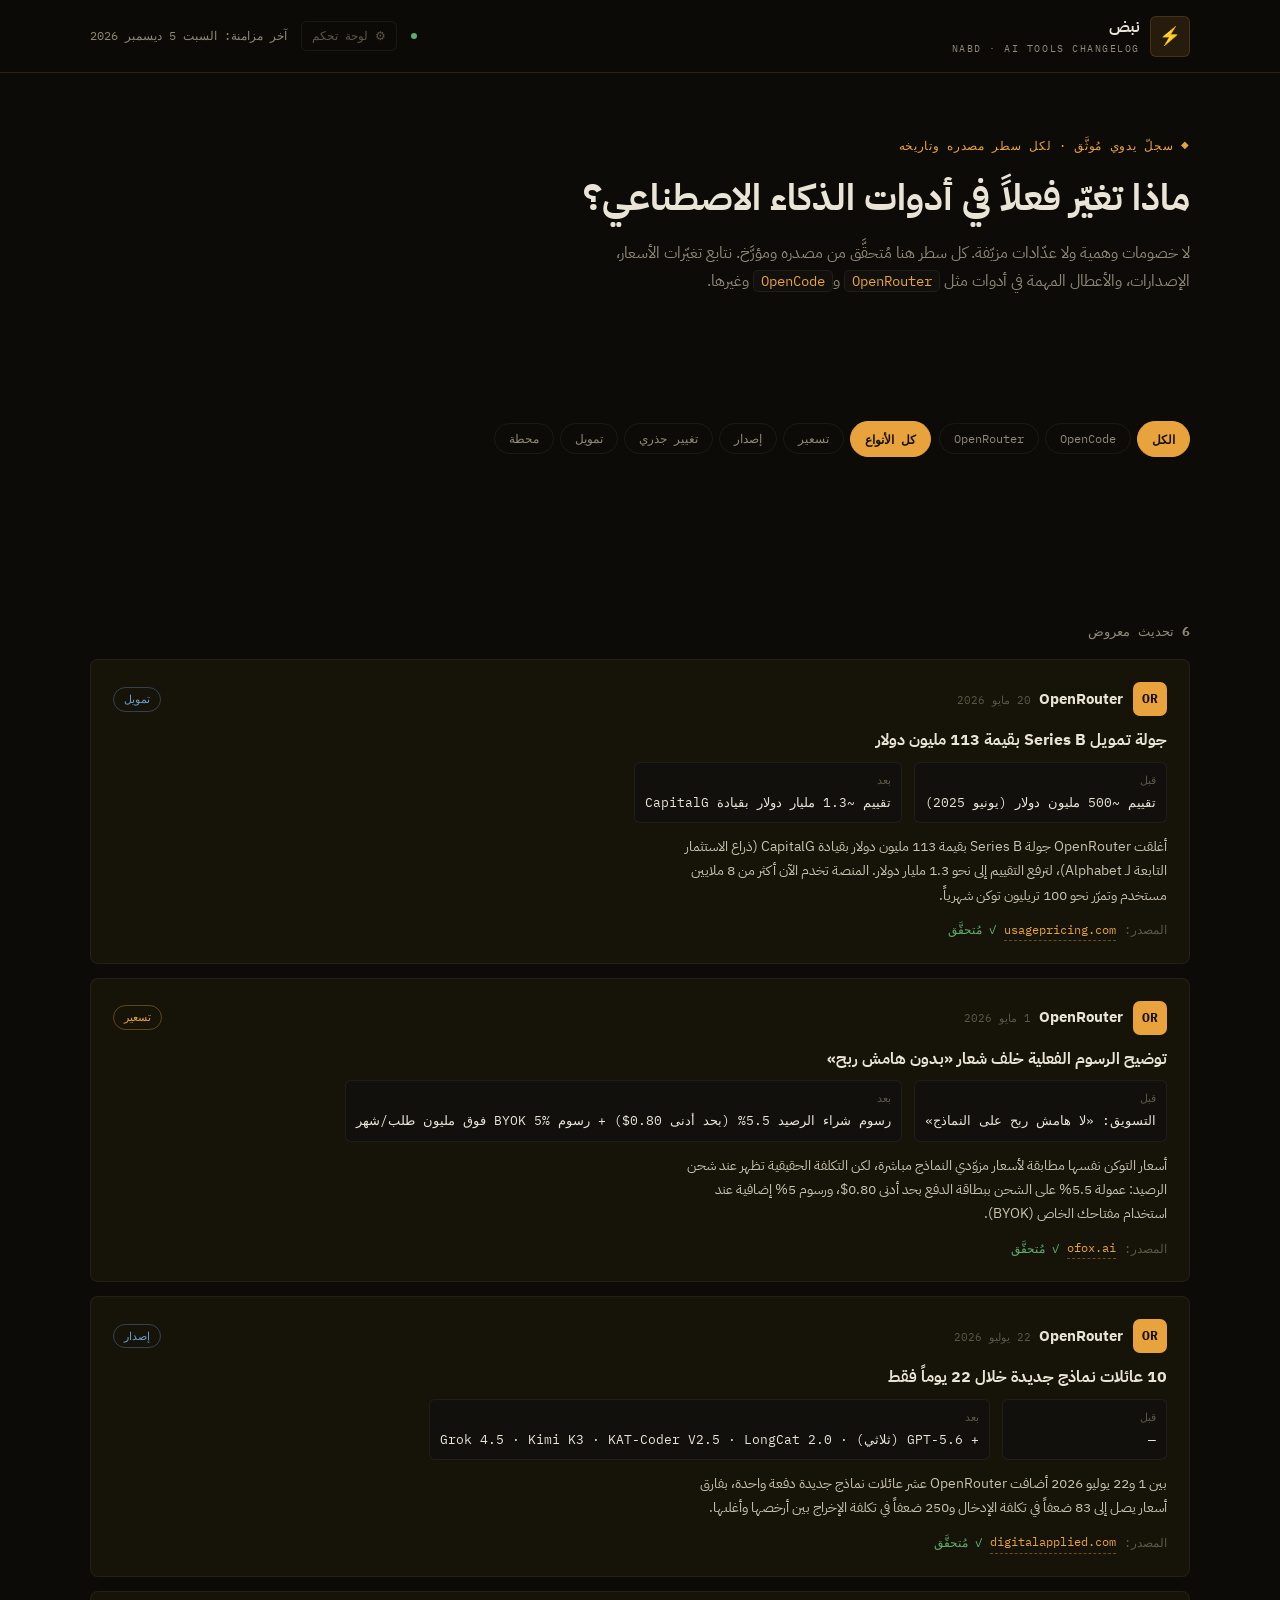
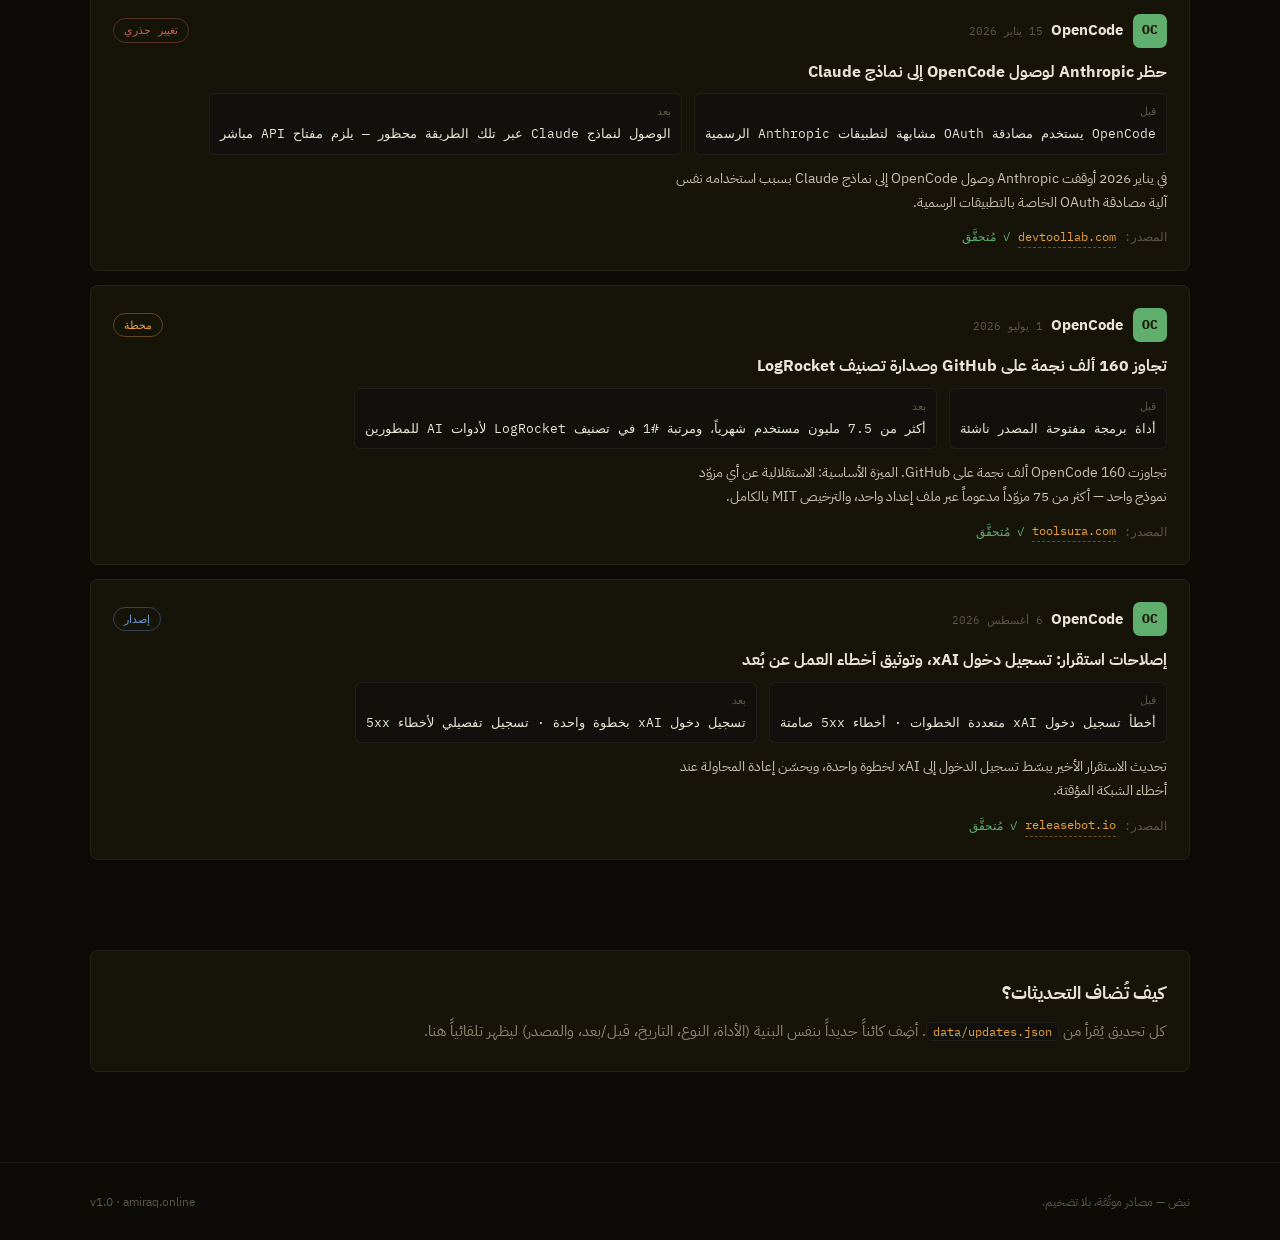
<file: index.html>
<!DOCTYPE html>
<html lang="ar" dir="rtl">
<head>
<meta charset="UTF-8">
<meta name="viewport" content="width=device-width, initial-scale=1.0">
<title>نبض — تتبّع تغيّرات أدوات الذكاء الاصطناعي</title>
<meta name="description" content="سجلّ يدوي موثّق لتغيّرات أسعار وإصدارات أدوات الذكاء الاصطناعي مثل OpenRouter و OpenCode.">
<link rel="preconnect" href="https://fonts.googleapis.com">
<link rel="preconnect" href="https://fonts.gstatic.com" crossorigin>
<link href="https://fonts.googleapis.com/css2?family=IBM+Plex+Mono:wght@400;500;600;700&family=IBM+Plex+Sans+Arabic:wght@400;500;700&display=swap" rel="stylesheet">
<link rel="stylesheet" href="style.css">
</head>
<body id="top">

<header class="topbar">
  <div class="wrap topbar-inner">
    <a class="brand" href="#top">
      <span class="brand-mark">⚡</span>
      <span class="brand-text"><b>نبض</b><small>NABD · AI TOOLS CHANGELOG</small></span>
    </a>
    <div class="topbar-meta">
      <span class="live-dot" aria-hidden="true"></span>
      <a class="admin-link" href="/admin.html" aria-label="لوحة تحكم نبض">⚙ لوحة تحكم</a>
      <span id="lastSync">آخر مزامنة: —</span>
    </div>
  </div>
</header>

<main class="wrap">

  <section class="intro">
    <p class="eyebrow">سجلّ يدوي مُوثَّق · لكل سطر مصدره وتاريخه</p>
    <h1>ماذا تغيّر فعلاً في أدوات الذكاء الاصطناعي؟</h1>
    <p class="lede">لا خصومات وهمية ولا عدّادات مزيّفة. كل سطر هنا مُتحقَّق من مصدره ومؤرَّخ. نتابع تغيّرات الأسعار، الإصدارات، والأعطال المهمة في أدوات مثل <code>OpenRouter</code> و<code>OpenCode</code> وغيرها.</p>
  </section>

  <section class="filters-bar" aria-label="فلاتر السجل">
    <div class="filter-group" id="toolFilters">
      <button class="chip active" data-filter="tool" data-value="all">الكل</button>
    </div>
    <div class="filter-group" id="typeFilters">
      <button class="chip chip-outline active" data-filter="type" data-value="all">كل الأنواع</button>
      <button class="chip chip-outline" data-filter="type" data-value="pricing">تسعير</button>
      <button class="chip chip-outline" data-filter="type" data-value="release">إصدار</button>
      <button class="chip chip-outline" data-filter="type" data-value="breaking">تغيير جذري</button>
      <button class="chip chip-outline" data-filter="type" data-value="funding">تمويل</button>
      <button class="chip chip-outline" data-filter="type" data-value="milestone">محطة</button>
    </div>
  </section>

  <section class="log-wrap">
    <p class="log-count"><b id="countShown">0</b> تحديث معروض</p>
    <div class="log" id="log" aria-live="polite"></div>
    <p class="log-empty" id="logEmpty" hidden>لا توجد تحديثات مطابقة لهذا الفلتر بعد.</p>
  </section>

  <section class="add-note">
    <div class="note-box">
      <h2>كيف تُضاف التحديثات؟</h2>
      <p>كل تحديق يُقرأ من <code>data/updates.json</code>. أضِف كائناً جديداً بنفس البنية (الأداة، النوع، التاريخ، قبل/بعد، والمصدر) ليظهر تلقائياً هنا.</p>
    </div>
  </section>

</main>

<footer class="site-footer">
  <div class="wrap footer-inner">
    <span>نبض — مصادر موثّقة، بلا تضخيم.</span>
    <span>v1.0 · amiraq.online</span>
  </div>
</footer>

<script src="app.js"></script>
</body>
</html>
</file>
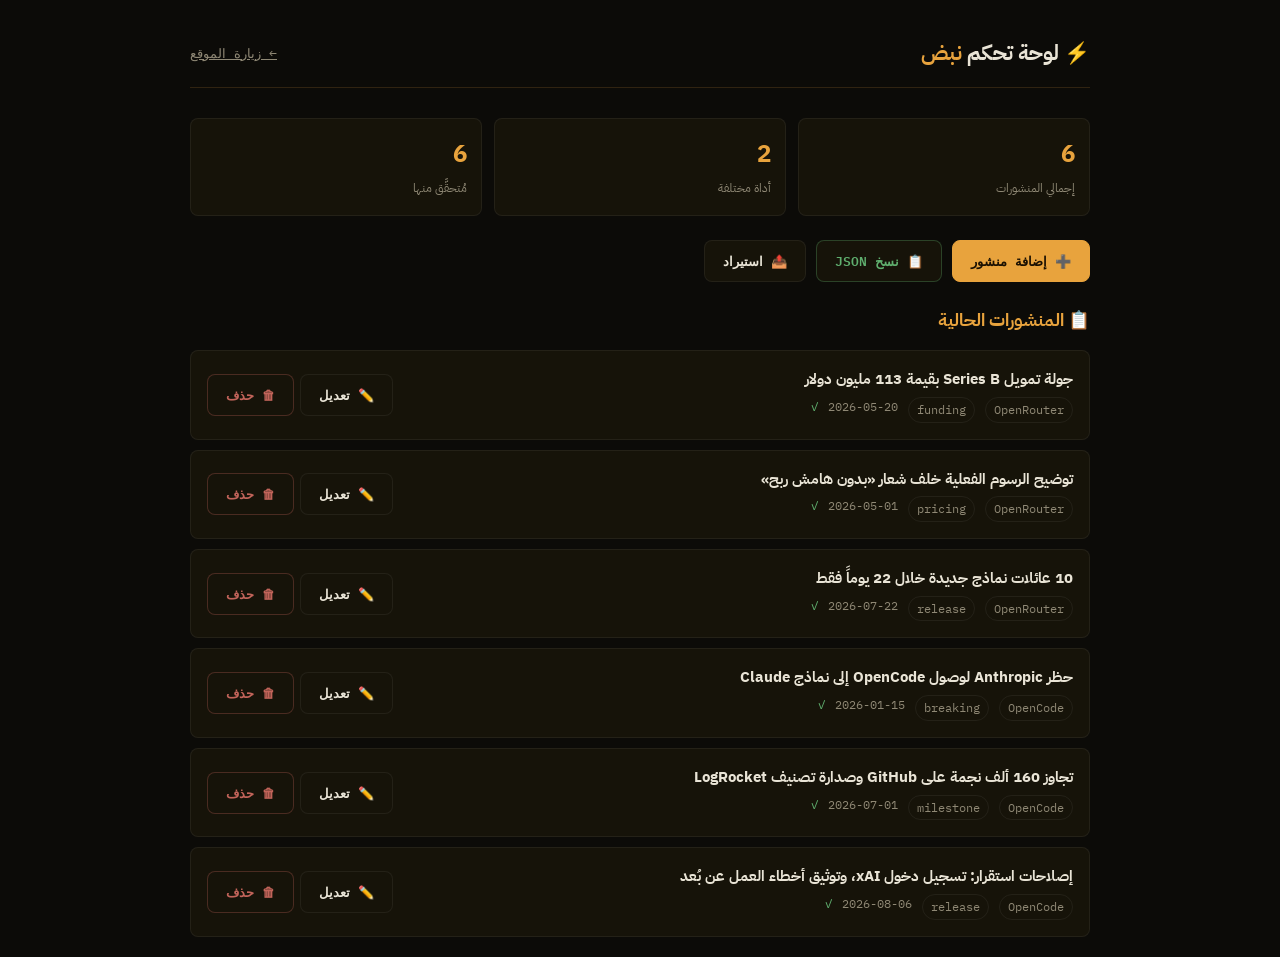
<file: admin.html>
<!DOCTYPE html>
<html lang="ar" dir="rtl">
<head>
<meta charset="UTF-8">
<meta name="viewport" content="width=device-width, initial-scale=1.0">
<title>لوحة تحكم نبض</title>
<link href="https://fonts.googleapis.com/css2?family=IBM+Plex+Mono:wght@400;500;600;700&family=IBM+Plex+Sans+Arabic:wght@400;500;700&display=swap" rel="stylesheet">
<style>
:root{
  --bg:#0c0b08; --panel:#161309; --panel2:#12100c;
  --line:rgba(232,163,61,.16); --line-soft:rgba(255,255,255,.06);
  --ink:#e9e4d6; --muted:#8f8875; --dim:#5c5646;
  --amber:#e8a33d; --add:#5fae6e; --del:#c2645a; --blue:#6b9bd1;
  --r:8px;
  --mono:'IBM Plex Mono',monospace;
  --sans:'IBM Plex Sans Arabic',sans-serif;
}
*{margin:0;padding:0;box-sizing:border-box}
body{background:var(--bg);color:var(--ink);font-family:var(--sans);line-height:1.7;padding:20px}
code,.mono{font-family:var(--mono);direction:ltr;unicode-bidi:isolate}
.wrap{max-width:900px;margin:0 auto}

.header{display:flex;justify-content:space-between;align-items:center;padding:16px 0;border-bottom:1px solid var(--line);margin-bottom:30px;flex-wrap:wrap;gap:12px}
.header h1{font-size:1.3rem;font-weight:700}
.header h1 span{color:var(--amber)}
.header a{font-family:var(--mono);font-size:.8rem;color:var(--muted)}
.header a:hover{color:var(--amber)}

.btn{font-family:var(--mono);font-size:.82rem;padding:9px 18px;border-radius:var(--r);border:1px solid var(--line-soft);background:var(--panel);color:var(--ink);cursor:pointer;transition:.2s;font-weight:600;display:inline-flex;align-items:center;gap:6px}
.btn:hover{border-color:var(--amber);color:var(--amber)}
.btn-primary{background:var(--amber);color:#1a1002;border-color:var(--amber)}
.btn-primary:hover{background:#f0b254;color:#1a1002}
.btn-danger{color:var(--del);border-color:rgba(194,100,90,.3)}
.btn-danger:hover{background:var(--del);color:#fff}
.btn-success{color:var(--add);border-color:rgba(95,174,110,.3)}
.btn-success:hover{background:var(--add);color:#fff}

.stats{display:grid;grid-template-columns:repeat(auto-fit,minmax(140px,1fr));gap:12px;margin-bottom:24px}
.stat{background:var(--panel);border:1px solid var(--line-soft);border-radius:var(--r);padding:14px}
.stat b{font-family:var(--mono);font-size:1.5rem;color:var(--amber);display:block}
.stat span{font-size:.75rem;color:var(--muted)}

.actions{display:flex;gap:10px;margin-bottom:24px;flex-wrap:wrap}

.form-card{background:var(--panel);border:1px solid var(--line);border-radius:var(--r);padding:24px;margin-bottom:24px}
.form-card h2{font-size:1.1rem;margin-bottom:16px;color:var(--amber)}
.form-row{display:grid;grid-template-columns:1fr 1fr;gap:12px;margin-bottom:12px}
.form-group{display:flex;flex-direction:column;gap:6px;margin-bottom:12px}
.form-group label{font-family:var(--mono);font-size:.75rem;color:var(--muted)}
.form-group input,.form-group select,.form-group textarea{background:var(--panel2);border:1px solid var(--line-soft);border-radius:var(--r);padding:10px 12px;color:var(--ink);font-family:var(--sans);font-size:.9rem;outline:none;transition:.2s}
.form-group input:focus,.form-group select:focus,.form-group textarea:focus{border-color:var(--amber)}
.form-group textarea{min-height:80px;resize:vertical;font-family:var(--mono);font-size:.85rem}
.form-group .hint{font-size:.7rem;color:var(--dim)}
.checkbox-row{display:flex;align-items:center;gap:8px}
.checkbox-row input[type="checkbox"]{width:18px;height:18px;accent-color:var(--amber)}

.entries-list{display:flex;flex-direction:column;gap:10px}
.entry-item{background:var(--panel);border:1px solid var(--line-soft);border-radius:var(--r);padding:16px;display:flex;justify-content:space-between;align-items:center;gap:12px;flex-wrap:wrap}
.entry-info{flex:1;min-width:200px}
.entry-info h3{font-size:.95rem;margin-bottom:4px}
.entry-meta{font-family:var(--mono);font-size:.72rem;color:var(--muted);display:flex;gap:10px;flex-wrap:wrap}
.entry-meta .tag{padding:2px 8px;border-radius:99px;border:1px solid var(--line-soft)}
.entry-actions{display:flex;gap:6px}

.toast{position:fixed;bottom:20px;right:50%;transform:translateX(50%) translateY(100px);background:var(--add);color:#0a1f0b;padding:12px 24px;border-radius:var(--r);font-family:var(--mono);font-size:.85rem;font-weight:700;opacity:0;transition:.3s;z-index:100;white-space:nowrap}
.toast.show{opacity:1;transform:translateX(50%) translateY(0)}
.toast.error{background:var(--del);color:#fff}

.modal{position:fixed;inset:0;background:rgba(0,0,0,.75);display:none;align-items:center;justify-content:center;z-index:50;padding:20px;backdrop-filter:blur(4px)}
.modal.show{display:flex}
.modal-content{background:var(--panel);border:1px solid var(--line);border-radius:var(--r);padding:24px;max-width:600px;width:100%;max-height:90vh;overflow-y:auto}
.modal-content h3{margin-bottom:16px;color:var(--amber)}
.modal-actions{display:flex;gap:8px;justify-content:flex-end;margin-top:16px}

@media(max-width:600px){
  .form-row{grid-template-columns:1fr}
  .entry-item{flex-direction:column;align-items:flex-start}
  .entry-actions{width:100%}
  .entry-actions button{flex:1}
}
</style>
</head>
<body>
<div class="wrap">
  <div class="header">
    <h1>⚡ لوحة تحكم <span>نبض</span></h1>
    <a href="index.html">← زيارة الموقع</a>
  </div>

  <div class="stats">
    <div class="stat"><b id="statTotal">0</b><span>إجمالي المنشورات</span></div>
    <div class="stat"><b id="statTools">0</b><span>أداة مختلفة</span></div>
    <div class="stat"><b id="statVerified">0</b><span>مُتحقَّق منها</span></div>
  </div>

  <div class="actions">
    <button class="btn btn-primary" onclick="openForm()">➕ إضافة منشور</button>
    <button class="btn btn-success" onclick="validateAndCopy()">📋 نسخ JSON</button>
    <button class="btn" onclick="document.getElementById('importFile').click()">📤 استيراد</button>
    <input type="file" id="importFile" accept=".json" style="display:none" onchange="importJSON(event)">
  </div>

  <div class="modal" id="formModal">
    <div class="modal-content">
      <h3 id="formTitle">إضافة منشور جديد</h3>
      <form id="entryForm">
        <input type="hidden" id="editId">
        <div class="form-row">
          <div class="form-group">
            <label>المعرّف (ID)</label>
            <input type="text" id="f_id" placeholder="مثال: or-2026-08-new" required>
          </div>
          <div class="form-group">
            <label>الأداة (Tool)</label>
            <input type="text" id="f_tool" list="toolsList" placeholder="OpenRouter" required>
            <datalist id="toolsList"></datalist>
          </div>
        </div>
        <div class="form-row">
          <div class="form-group">
            <label>Slug</label>
            <input type="text" id="f_slug" placeholder="openrouter" required>
          </div>
          <div class="form-group">
            <label>النوع</label>
            <select id="f_type" required>
              <option value="release">إصدار</option>
              <option value="pricing">تسعير</option>
              <option value="breaking">تغيير جذري</option>
              <option value="funding">تمويل</option>
              <option value="milestone">محطة</option>
            </select>
          </div>
        </div>
        <div class="form-group">
          <label>التاريخ</label>
          <input type="date" id="f_date" required>
        </div>
        <div class="form-group">
          <label>العنوان</label>
          <input type="text" id="f_title" placeholder="عنوان التحديث" required>
        </div>
        <div class="form-row">
          <div class="form-group">
            <label>قبل (diff_before)</label>
            <textarea id="f_before" placeholder="الحالة السابقة..."></textarea>
          </div>
          <div class="form-group">
            <label>بعد (diff_after)</label>
            <textarea id="f_after" placeholder="الحالة الجديدة..."></textarea>
          </div>
        </div>
        <div class="form-group">
          <label>الوصف (Body)</label>
          <textarea id="f_body" placeholder="وصف مفصل للتحديث..." style="min-height:100px" required></textarea>
        </div>
        <div class="form-row">
          <div class="form-group">
            <label>اسم المصدر</label>
            <input type="text" id="f_source_name" placeholder="example.com" required>
          </div>
          <div class="form-group">
            <label>رابط المصدر (يجب أن يبدأ بـ https://)</label>
            <input type="url" id="f_source_url" placeholder="https://..." required>
          </div>
        </div>
        <div class="form-group">
          <div class="checkbox-row">
            <input type="checkbox" id="f_verified" checked>
            <label for="f_verified" style="font-family:var(--sans);font-size:.9rem;color:var(--ink);cursor:pointer">✓ مُتحقَّق يدوياً</label>
          </div>
        </div>
        <div class="modal-actions">
          <button type="button" class="btn" onclick="closeForm()">إلغاء</button>
          <button type="submit" class="btn btn-primary">💾 حفظ</button>
        </div>
      </form>
    </div>
  </div>

  <h2 style="font-size:1.1rem;margin-bottom:14px;color:var(--amber)">📋 المنشورات الحالية</h2>
  <div class="entries-list" id="entriesList"></div>
</div>

<div class="toast" id="toast"></div>

<script>
let entries = [];

// ===== تنظيف البيانات: إزالة المسافات الزائدة من المفاتيح والقيم (schema-robust) =====
function normalizeEntry(e) {
  const o = {};
  Object.keys(e).forEach(k => {
    const key = String(k).trim();
    o[key] = typeof e[k] === 'string' ? e[k].trim() : e[k];
  });
  return o;
}

// ===== تحميل البيانات =====
async function loadEntries() {
  try {
    const res = await fetch('data/updates.json');
    if (!res.ok) throw new Error('فشل التحميل');
    const rawData = await res.json();
    entries = Array.isArray(rawData) ? rawData.map(normalizeEntry) : [];
    render();
  } catch (err) {
    // محاولة الاسترداد من الحفظ المحلي إذا فشل الجلب
    const local = localStorage.getItem('nabd_admin_draft');
    if (local) {
      try { entries = JSON.parse(local).map(normalizeEntry); } catch (e) { entries = []; }
      render();
      showToast('⚠️ تم تحميل المسودة المحلية (فشل جلب الملف من الخادم)', 'error');
    } else {
      entries = [];
      render();
      showToast('⚠️ لم يتم العثور على بيانات. ابدأ بإضافة منشور.', 'error');
    }
  }
}

// ===== العرض =====
function render() {
  document.getElementById('statTotal').textContent = entries.length;
  const tools = new Set(entries.map(e => e.tool));
  document.getElementById('statTools').textContent = tools.size;
  document.getElementById('statVerified').textContent = entries.filter(e => e.verified).length;

  const dl = document.getElementById('toolsList');
  dl.innerHTML = [...tools].map(t => `<option value="${escapeHtml(t)}">`).join('');

  const list = document.getElementById('entriesList');
  if (entries.length === 0) {
    list.innerHTML = '<p style="color:var(--muted);text-align:center;padding:30px;font-family:var(--mono)">لا توجد منشورات. اضغط "إضافة منشور" للبدء.</p>';
    return;
  }

  list.innerHTML = entries.map((e, i) => `
    <div class="entry-item">
      <div class="entry-info">
        <h3>${escapeHtml(e.title)}</h3>
        <div class="entry-meta">
          <span class="tag">${escapeHtml(e.tool)}</span>
          <span class="tag">${escapeHtml(e.type)}</span>
          <span>${escapeHtml(e.date)}</span>
          ${e.verified ? '<span style="color:var(--add)">✓</span>' : ''}
        </div>
      </div>
      <div class="entry-actions">
        <button class="btn" onclick="editEntry(${i})">✏️ تعديل</button>
        <button class="btn btn-danger" onclick="deleteEntry(${i})">🗑 حذف</button>
      </div>
    </div>
  `).join('');
}

function escapeHtml(str) {
  if (!str) return '';
  return String(str).replace(/&/g,'&amp;').replace(/</g,'&lt;').replace(/>/g,'&gt;').replace(/"/g,'&quot;');
}

// ===== النموذج =====
function openForm(entry = null) {
  document.getElementById('formTitle').textContent = entry ? 'تعديل منشور' : 'إضافة منشور جديد';
  document.getElementById('editId').value = entry ? entries.indexOf(entry) : '';
  document.getElementById('f_id').value = entry?.id || '';
  document.getElementById('f_tool').value = entry?.tool || '';
  document.getElementById('f_slug').value = entry?.slug || '';
  document.getElementById('f_type').value = entry?.type || 'release';
  document.getElementById('f_date').value = entry?.date || new Date().toISOString().split('T')[0];
  document.getElementById('f_title').value = entry?.title || '';
  document.getElementById('f_before').value = entry?.diff_before || '';
  document.getElementById('f_after').value = entry?.diff_after || '';
  document.getElementById('f_body').value = entry?.body || '';
  document.getElementById('f_source_name').value = entry?.source_name || '';
  document.getElementById('f_source_url').value = entry?.source_url || '';
  document.getElementById('f_verified').checked = entry?.verified ?? true;
  document.getElementById('formModal').classList.add('show');
}

function closeForm() {
  document.getElementById('formModal').classList.remove('show');
  document.getElementById('entryForm').reset();
}

document.getElementById('entryForm').addEventListener('submit', e => {
  e.preventDefault();

  // تحقّق أمني: رابط المصدر يجب أن يبدأ بـ https://
  const url = document.getElementById('f_source_url').value.trim();
  if (url && !url.startsWith('https://')) {
    showToast('❌ رابط المصدر يجب أن يبدأ بـ https://', 'error');
    return;
  }

  const editIdx = document.getElementById('editId').value;
  const entry = {
    id: document.getElementById('f_id').value.trim(),
    tool: document.getElementById('f_tool').value.trim(),
    slug: document.getElementById('f_slug').value.trim(),
    type: document.getElementById('f_type').value,
    date: document.getElementById('f_date').value,
    title: document.getElementById('f_title').value.trim(),
    diff_before: document.getElementById('f_before').value.trim(),
    diff_after: document.getElementById('f_after').value.trim(),
    body: document.getElementById('f_body').value.trim(),
    source_name: document.getElementById('f_source_name').value.trim(),
    source_url: url,
    verified: document.getElementById('f_verified').checked
  };

  if (editIdx !== '') {
    entries[parseInt(editIdx)] = entry;
    showToast('✅ تم تعديل المنشور');
  } else {
    entries.unshift(entry);
    showToast('✅ تم إضافة المنشور');
  }

  closeForm();
  render();
  autoSave();
});

function editEntry(i) { openForm(entries[i]); }

function deleteEntry(i) {
  if (!confirm(`هل أنت متأكد من حذف: "${entries[i].title}"؟`)) return;
  entries.splice(i, 1);
  render();
  autoSave();
  showToast('🗑 تم الحذف');
}

// ===== الحفظ التلقائي =====
function autoSave() {
  localStorage.setItem('nabd_admin_draft', JSON.stringify(entries));
}

// ===== التحقق والنسخ (الميزة الأهم) =====
function validateAndCopy() {
  if (entries.length === 0) {
    showToast('⚠️ لا توجد بيانات للنسخ', 'error');
    return;
  }

  // التحقق الأمني من الروابط
  for (let i = 0; i < entries.length; i++) {
    if (!entries[i].source_url || !entries[i].source_url.startsWith('https://')) {
      showToast(`❌ خطأ أمني: رابط المصدر في "${entries[i].title}" يجب أن يبدأ بـ https://`, 'error');
      openForm(entries[i]);
      return;
    }
  }

  const jsonStr = JSON.stringify(entries, null, 2);
  navigator.clipboard.writeText(jsonStr).then(() => {
    showToast('✅ تم نسخ JSON بنجاح! الصقه الآن في GitHub');
  }).catch(() => {
    showToast('❌ فشل النسخ. تأكد من صلاحيات المتصفح.', 'error');
  });
}

// ===== الاستيراد =====
function importJSON(event) {
  const file = event.target.files[0];
  if (!file) return;
  const reader = new FileReader();
  reader.onload = e => {
    try {
      const data = JSON.parse(e.target.result);
      if (!Array.isArray(data)) throw new Error('الملف يجب أن يكون مصفوفة []');
      if (confirm(`استيراد ${data.length} منشور؟ (سيتم استبدال البيانات الحالية)`)) {
        entries = data.map(normalizeEntry);
        render();
        autoSave();
        showToast('✅ تم الاستيراد بنجاح');
      }
    } catch (err) {
      showToast('❌ ملف JSON غير صالح', 'error');
    }
  };
  reader.readAsText(file);
  event.target.value = '';
}

// ===== Toast =====
function showToast(msg, type = 'success') {
  const t = document.getElementById('toast');
  t.textContent = msg;
  t.className = 'toast show' + (type === 'error' ? ' error' : '');
  setTimeout(() => t.classList.remove('show'), 3500);
}

document.getElementById('formModal').addEventListener('click', e => {
  if (e.target.id === 'formModal') closeForm();
});

// ===== بدء =====
loadEntries();
</script>
</body>
</html>
</file>
<file: style.css>
:root{
  --bg:#0c0b08; --bg2:#100e0a; --panel:#161309; --panel2:#12100c;
  --line:rgba(232,163,61,.16); --line-soft:rgba(255,255,255,.06);
  --ink:#e9e4d6; --muted:#8f8875; --dim:#5c5646;
  --amber:#e8a33d; --amber-soft:rgba(232,163,61,.12);
  --add:#5fae6e; --blue:#6b9bd1; --del:#c2645a;
  --r:8px;
  --mono:'IBM Plex Mono',monospace;
  --arsans:'IBM Plex Sans Arabic',sans-serif;
}
*{margin:0;padding:0;box-sizing:border-box}
html{font-size:16px}
body{background:var(--bg);color:var(--ink);font-family:var(--arsans);line-height:1.75;-webkit-font-smoothing:antialiased}
code,.mono{font-family:var(--mono);direction:ltr;unicode-bidi:isolate}
a{color:inherit;text-decoration:none}
button{font-family:inherit;cursor:pointer;border:none;background:none;color:inherit}
img{display:block;max-width:100%}
.wrap{width:min(1100px,92%);margin-inline:auto}
section{padding:70px 0}

/* ===== الترويسة ===== */
.topbar{position:sticky;top:0;z-index:20;background:rgba(12,11,8,.92);backdrop-filter:blur(8px);border-bottom:1px solid var(--line)}
.topbar-inner{display:flex;align-items:center;justify-content:space-between;padding:14px 0;gap:16px;flex-wrap:wrap}
.brand{display:flex;align-items:center;gap:10px}
.brand-mark{font-family:var(--mono);color:var(--amber);font-weight:700;font-size:1.1rem;background:var(--amber-soft);border:1px solid var(--line);border-radius:6px;padding:4px 8px}
.brand-text b{display:block;font-size:.98rem}
.brand-text small{display:block;font-family:var(--mono);font-size:.6rem;letter-spacing:.16em;color:var(--muted)}
.topbar-meta{display:flex;align-items:center;gap:14px;font-family:var(--mono);font-size:.72rem;color:var(--muted)}
.live-dot{width:6px;height:6px;border-radius:50%;background:var(--add);box-shadow:0 0 0 0 rgba(95,174,110,.5);animation:pulse 2s infinite}
@keyframes pulse{0%,100%{box-shadow:0 0 0 0 rgba(95,174,110,.45)}50%{box-shadow:0 0 0 5px rgba(95,174,110,0)}}

/* ===== رابط لوحة التحكم في الترويسة ===== */
.admin-link{
  font-family:var(--mono);font-size:.74rem;color:var(--dim);
  border:1px solid var(--line-soft);border-radius:6px;padding:4px 10px;
  transition:.2s;white-space:nowrap;
}
.admin-link:hover{
  color:var(--amber);
  border-color:rgba(232,163,61,.4);
}


/* ===== المقدمة ===== */
.intro{padding:56px 0 32px}
.eyebrow{font-family:var(--mono);font-size:.72rem;letter-spacing:.06em;color:var(--amber);margin-bottom:14px;direction:rtl;display:inline-flex;align-items:center;gap:8px}
.eyebrow::before{content:"◆";font-size:.6rem}
.intro h1{font-size:clamp(1.6rem,4vw,2.3rem);font-weight:700;line-height:1.5;margin-bottom:14px}
.intro h1 .hl{color:var(--amber)}
.lede{color:var(--muted);font-size:1rem;max-width:60ch;margin-bottom:24px}
.lede code{background:var(--panel2);border:1px solid var(--line-soft);border-radius:5px;padding:1px 7px;color:var(--amber);font-size:.85em}

/* ===== الفلاتر ===== */
.filters-bar{display:flex;gap:8px;flex-wrap:wrap;margin-bottom:24px}
.filter-group{display:flex;gap:6px;flex-wrap:wrap;align-items:center}
.chip{font-family:var(--mono);font-size:.76rem;padding:7px 14px;border-radius:99px;border:1px solid var(--line-soft);color:var(--muted);transition:.2s;white-space:nowrap}
.chip-outline{border-color:var(--line-soft)}
.chip:hover{color:var(--ink);border-color:var(--line)}
.chip.active,.chip-outline.active{background:var(--amber);color:#1a1002;border-color:var(--amber);font-weight:600}

/* ===== العدد + السجل ===== */
.log-count{font-family:var(--mono);font-size:.8rem;color:var(--muted);margin-bottom:16px}
.log{display:flex;flex-direction:column;gap:14px}
.log-empty{color:var(--muted);font-family:var(--mono);padding:30px 0;text-align:center}

/* ===== بطاقة التحديث ===== */
.entry{background:var(--panel);border:1px solid var(--line-soft);border-radius:var(--r);padding:22px;transition:.3s}
.entry:hover{border-color:rgba(232,163,61,.45);transform:translateY(-3px);box-shadow:0 18px 40px rgba(0,0,0,.4)}
.entry-head{display:flex;align-items:center;gap:10px;margin-bottom:12px;flex-wrap:wrap}
.entry-logo{width:34px;height:34px;border-radius:7px;display:grid;place-items:center;font-family:var(--mono);font-weight:700;font-size:.8rem;color:#1a1002;flex-shrink:0}
.entry-tool{display:flex;align-items:baseline;gap:8px;flex:1;min-width:120px}
.entry-tool-name{font-size:.95rem;font-weight:700}
.entry-date{font-family:var(--mono);font-size:.7rem;color:var(--dim)}
.entry-type{margin-inline-start:auto;font-family:var(--mono);font-size:.66rem;padding:2px 10px;border-radius:99px;border:1px solid var(--line-soft);color:var(--muted)}
.entry-type.funding{color:var(--blue);border-color:rgba(107,155,209,.35)}
.entry-type.pricing{color:var(--amber);border-color:rgba(232,163,61,.35)}
.entry-type.release{color:var(--blue);border-color:rgba(107,155,209,.35)}
.entry-type.breaking{color:var(--del);border-color:rgba(194,100,90,.35)}
.entry-type.milestone{color:var(--amber);border-color:rgba(232,163,61,.35)}
.entry-title{font-size:1.02rem;font-weight:700;line-height:1.45;margin-bottom:10px}
.entry-diff{display:flex;gap:12px;flex-wrap:wrap;margin-bottom:12px}
.diff-item{display:flex;flex-direction:column;gap:2px;min-width:165px;background:var(--panel2);border:1px solid var(--line-soft);border-radius:6px;padding:8px 10px}
.diff-label{font-family:var(--mono);font-size:.68rem;color:var(--dim)}
.diff-value{font-family:var(--mono);font-size:.8rem;color:var(--ink);text-align:right;word-break:break-word}
.entry-body{color:#c8c2b0;font-size:.86rem;margin-bottom:12px;max-width:62ch}
.entry-source{display:flex;align-items:center;gap:8px;font-family:var(--mono);font-size:.72rem;color:var(--dim)}
.entry-source a{color:var(--amber);border-bottom:1px dashed rgba(232,163,61,.4)}
.entry-source a:hover{border-bottom-style:solid}
.verified{color:var(--add);display:inline-flex;align-items:center;gap:4px}

/* ===== ملاحظة الإضافة ===== */
.add-note{padding-top:20px}
.note-box{background:var(--panel);border:1px solid var(--line-soft);border-radius:var(--r);padding:26px 24px}
.note-box h2{font-size:1.15rem;font-weight:700;margin-bottom:10px}
.note-box p{color:var(--muted);font-size:.92rem}
.note-box code{background:var(--panel2);border:1px solid var(--line-soft);border-radius:5px;padding:1px 6px;color:var(--amber);font-size:.8em}

/* ===== التذييل ===== */
.site-footer{border-top:1px solid var(--line-soft);padding:28px 0;margin-top:20px}
.footer-inner{display:flex;justify-content:space-between;flex-wrap:wrap;gap:10px;font-size:.78rem;color:var(--dim)}

/* ===== استجابة ===== */
@media(max-width:760px){
  section{padding:50px 0}
  .filters-bar{flex-direction:column;align-items:flex-start}
  .entry-head{gap:6px}
  .entry:hover{transform:none;box-shadow:none}
}
@media(prefers-reduced-motion:reduce){
  *,*::before,*::after{transition:none!important;animation:none!important}
}
</file>
